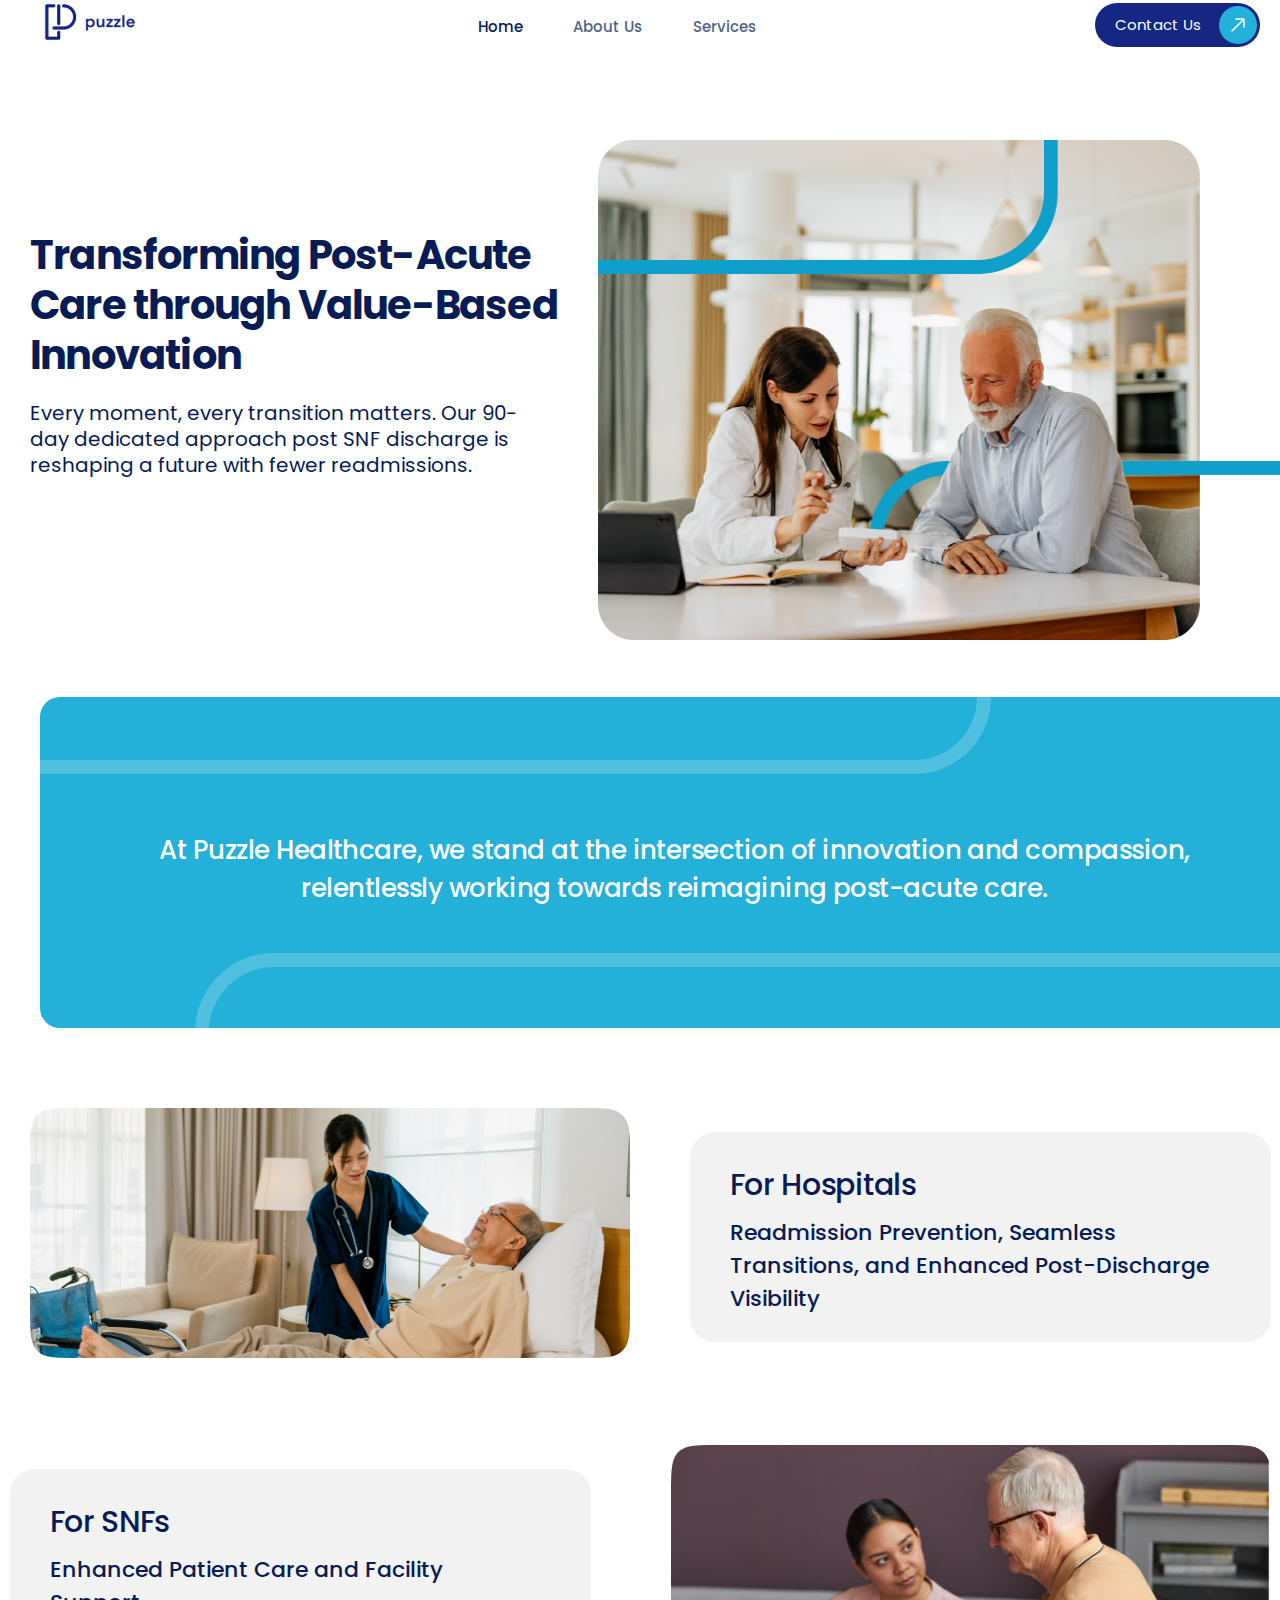
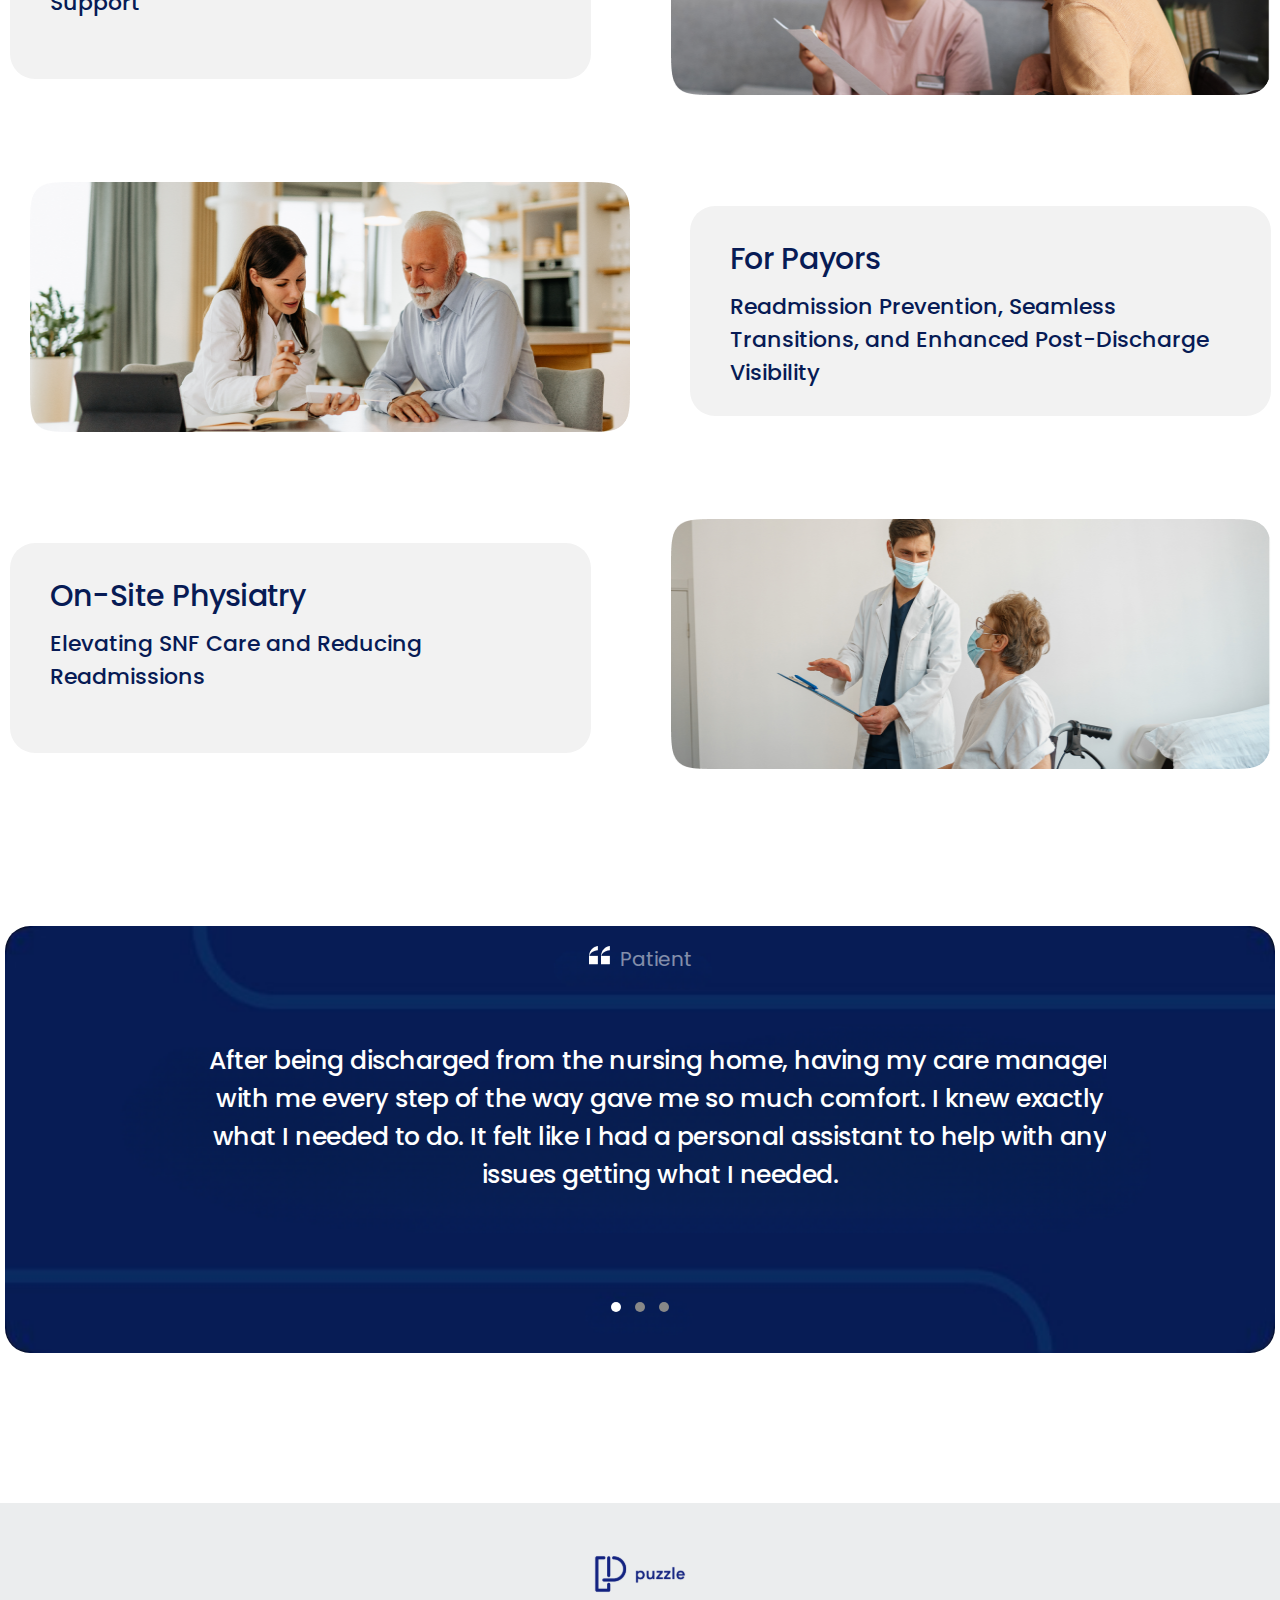
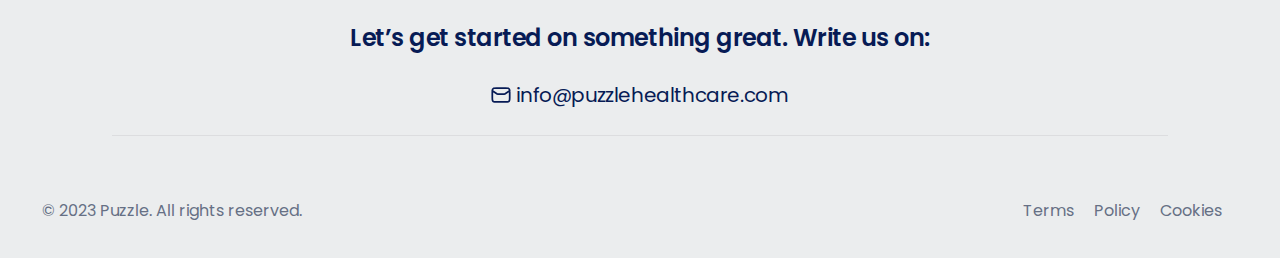
<file: index.html>
<!DOCTYPE html>
<html lang="en">
  <head>
    <meta charset="UTF-8" />
    <meta name="viewport" content="width=device-width, initial-scale=1.0" />
    <link
      rel="shortcut icon"
      href="./assets/navbar/logo.svg"
      type="image/x-icon"
    />
    <title>Puzzle</title>
    <!-- css -->
    <link rel="stylesheet" href="./Css/Navbar.css" />
    <link rel="stylesheet" href="./Css/Footer.css" />
    <link rel="stylesheet" href="./Css/Home.css" />
    <!-- bootstrap -->
    <link
      href="https://cdn.jsdelivr.net/npm/bootstrap@5.0.2/dist/css/bootstrap.min.css"
      rel="stylesheet"
      integrity="sha384-EVSTQN3/azprG1Anm3QDgpJLIm9Nao0Yz1ztcQTwFspd3yD65VohhpuuCOmLASjC"
      crossorigin="anonymous"
    />

    <!-- google font -->
    <link rel="preconnect" href="https://fonts.googleapis.com" />
    <link rel="preconnect" href="https://fonts.gstatic.com" crossorigin />
    <link
      href="https://fonts.googleapis.com/css2?family=Inter:wght@400;600;700&family=Poppins:ital,wght@0,400;0,500;0,600;1,700&display=swap"
      rel="stylesheet"
    />
  </head>
  <body class="container-fluid">
    <!-- Navbar -->

    <header>
      <div class="nav">
        <input type="checkbox" id="nav-check" />
        <div class="nav-header">
          <div class="nav-title">
            <img src="./assets/navbar/logo.svg" alt="logo" />
          </div>
        </div>
        <div class="nav-btn">
          <label for="nav-check">
            <svg
              xmlns="http://www.w3.org/2000/svg"
              width="24"
              height="24"
              viewBox="0 0 24 24"
              fill="#071B55"
            >
              <path
                d="M3 12H21M3 6H21M9 18H21"
                stroke="#122280"
                stroke-width="2"
                stroke-linecap="round"
                stroke-linejoin="round"
              />
            </svg>
          </label>
        </div>

        <div class="nav-links" id="nav-link">
          <li id="home-page">
            <a href="./home.html" class="link-btn"
              >Home

              <svg
                class="active-svg"
                id="home"
                xmlns="http://www.w3.org/2000/svg"
                width="10"
                height="10"
                viewBox="0 0 10 10"
                fill="none"
              >
                <circle cx="5" cy="5" r="5" fill="#23B1D9" />
              </svg>
            </a>
          </li>

          <li id="about-page">
            <a href="./about.html" class="link-btn">
              About Us
              <svg
                style="margin-left: 10px"
                class="active-svg"
                id="about"
                xmlns="http://www.w3.org/2000/svg"
                width="10"
                height="10"
                viewBox="0 0 10 10"
                fill="none"
              >
                <circle cx="5" cy="5" r="5" fill="#23B1D9" />
              </svg>
            </a>
          </li>
          <li id="services-page">
            <a href="services.html" class="link-btn"
              >Services

              <svg
                class="active-svg"
                id="services"
                xmlns="http://www.w3.org/2000/svg"
                width="10"
                height="10"
                viewBox="0 0 10 10"
                fill="none"
              >
                <circle cx="5" cy="5" r="5" fill="#23B1D9" />
              </svg>
            </a>
          </li>
        </div>
        <div class="nav-contact-btn">
          <div class="contact-btn">
            <span class="contact-text"> Contact Us</span>
            <span class="IconContainer">
              <svg
                xmlns="http://www.w3.org/2000/svg"
                width="24"
                height="24"
                viewBox="0 0 24 24"
                fill="none"
              >
                <path
                  d="M6 18L18 6M18 6H10M18 6V14"
                  stroke="white"
                  stroke-width="1.5"
                  stroke-linecap="round"
                  stroke-linejoin="round"
                />
              </svg>
            </span>
          </div>
        </div>
      </div>
    </header>
    <!-- main section -->
    <!-- banner -->
    <section class="banner-section container-fluid">
      <div class="banner-text">
        <h1>Transforming Post-Acute Care through Value-Based Innovation</h1>
        <p>
          Every moment, every transition matters. Our 90-day dedicated approach
          post SNF discharge is reshaping a future with fewer readmissions.
        </p>
      </div>
      <div class="banner-img container-fluid">
        <img src="./assets/home/banner.png" alt="banner-img" />
      </div>
    </section>
    <section class="after-banner">
      <img src="./assets/home/after-banner1.png" alt="bg-image" />
      <p>
        At Puzzle Healthcare, we stand at the intersection of innovation and
        compassion, relentlessly working towards reimagining post-acute care.
      </p>
      <img class="img-2" src="./assets/home/after-banner2.png" alt="bg-image" />
    </section>

    <!-- after banner for phone -->
    <section class="after-banner-phone container-fluid">
      <img class="img-1" src="./assets/home/af-banner-ph1.png" alt="bg-image" />
      <p>
        At Puzzle Healthcare, we stand at the intersection of innovation and
        compassion, relentlessly working towards reimagining post-acute care.
      </p>
      <img class="img-2" src="./assets/home/af-banner-ph2.png" alt="bg-image" />
    </section>
    <!-- hospital section -->

    <section class="same-container container-fluid">
      <div class="same-container-img">
        <img src="./assets/home/for-hospital.png" alt="image" />
      </div>
      <div class="same-container-text">
        <h1>For Hospitals</h1>
        <p>
          Readmission Prevention, Seamless Transitions, and Enhanced
          Post-Discharge Visibility
        </p>
      </div>
    </section>
    <!-- For SNF -->

    <section class="same-container odd-container container-fluid">
      <div class="same-container-text">
        <h1>For SNFs</h1>
        <p>Enhanced Patient Care and Facility Support</p>
      </div>
      <div class="odd-container-img">
        <img src="./assets/home/snf.png" alt="image" />
      </div>
    </section>
    <!-- phone -->
    <section class="same-container even-container container-fluid">
      <div>
        <img src="./assets/home/snf.png" alt="image" />
      </div>
      <div class="same-container-text">
        <h1>For SNFs</h1>
        <p>Enhanced Patient Care and Facility Support</p>
      </div>
    </section>
    <!-- payors -->
    <section class="same-container container-fluid">
      <div>
        <img src="./assets/home/for-payors.png" alt="image" />
      </div>
      <div class="same-container-text">
        <h1>For Payors</h1>
        <p>
          Readmission Prevention, Seamless Transitions, and Enhanced
          Post-Discharge Visibility
        </p>
      </div>
    </section>

    <!--physiatry  -->
    <section class="same-container odd-container container-fluid">
      <div class="same-container-text">
        <h1>On-Site Physiatry</h1>
        <p>Elevating SNF Care and Reducing Readmissions</p>
      </div>
      <div>
        <img src="./assets/home/physiatry.png" alt="image" />
      </div>
    </section>
    <!-- phone -->
    <section class="same-container even-container container-fluid">
      <div>
        <img src="./assets/home/physiatry.png" alt="image" />
      </div>
      <div class="same-container-text">
        <h1>On-Site Physiatry</h1>
        <p>Elevating SNF Care and Reducing Readmissions</p>
      </div>
    </section>
    <!--before footer for patient -->
    <section class="before-footer">
      <div class="for-patient">
        <img src="./assets/home/comma.png" alt="logo-svg" />
        <p>Patient</p>
      </div>

      <div class="before-footer-text">
        <div class="slider-container">
          <div class="slider">
            <div class="slide">
              <p>
                After being discharged from the nursing home, having my care
                manager with me every step of the way gave me so much comfort. I
                knew exactly what I needed to do. It felt like I had a personal
                assistant to help with any issues getting what I needed.
              </p>
            </div>
            <div class="slide">
              <p>
                Being discharged from the nursing home, having my care manager
                with me every step of the way gave me so much comfort. I knew
                exactly what I needed to do. It felt like I had a personal
                assistant to help with any issues getting what I needed.
              </p>
            </div>
            <div class="slide">
              <p>
                Before being discharged from the nursing home, having my care
                manager with me every step of the way gave me so much comfort. I
                knew exactly what I needed to do. It felt like I had a personal
                assistant to help with any issues getting what I needed.
              </p>
            </div>
          </div>
        </div>
        <div class="pagination">
          <span class="dot active"></span>
          <span class="dot"></span>
          <span class="dot"></span>
        </div>
      </div>
    </section>

    <!-- phone -->
    <section
      class="before-footer-phone"
      style="
        background-image: url('./assets/footer/bg.png');
        background-position: center;
        background-repeat: no-repeat;
        background-size: cover;
      "
    >
      <div class="before-footer-text">
        <div class="slider-container">
          <div class="slider">
            <div class="slide">
              <p>
                After being discharged from the nursing home, having my care
                manager with me every step of the way gave me so much comfort. I
                knew exactly what I needed to do. It felt like I had a personal
                assistant to help with any issues getting what I needed.
              </p>
            </div>
            <div class="slide">
              <p>
                Being discharged from the nursing home, having my care manager
                with me every step of the way gave me so much comfort. I knew
                exactly what I needed to do. It felt like I had a personal
                assistant to help with any issues getting what I needed.
              </p>
            </div>
            <div class="slide">
              <p>
                Before being discharged from the nursing home, having my care
                manager with me every step of the way gave me so much comfort. I
                knew exactly what I needed to do. It felt like I had a personal
                assistant to help with any issues getting what I needed.
              </p>
            </div>
          </div>
        </div>
        <div class="pagination">
          <span class="dot active"></span>
          <span class="dot"></span>
          <span class="dot"></span>
        </div>
      </div>
    </section>
    <!-- footer -->

    <footer>
      <div class="footer-content">
        <img src="./assets/navbar/logo.svg" alt="logo-svg" />

        <p class="footer-paragraph">
          Let’s get started on something great. Write us on:
        </p>
        <p class="email">
          <svg
            xmlns="http://www.w3.org/2000/svg"
            width="23"
            height="18"
            viewBox="0 0 23 18"
            fill="none"
          >
            <path
              d="M1.5 4L6.69384 7.46256C6.99349 7.66232 7.14331 7.7622 7.3054 7.83296C7.44927 7.89577 7.60003 7.94142 7.75458 7.96896C7.92869 8 8.10876 8 8.46888 8H14.5311C14.8912 8 15.0713 8 15.2454 7.96896C15.4 7.94142 15.5507 7.89577 15.6946 7.83296C15.8567 7.76221 16.0065 7.66232 16.3062 7.46256L21.5 4M6.3 17H16.7C18.3802 17 19.2202 17 19.862 16.673C20.4265 16.3854 20.8854 15.9265 21.173 15.362C21.5 14.7202 21.5 13.8802 21.5 12.2V5.8C21.5 4.11984 21.5 3.27976 21.173 2.63803C20.8854 2.07354 20.4265 1.6146 19.862 1.32698C19.2202 1 18.3802 1 16.7 1H6.3C4.61984 1 3.77976 1 3.13803 1.32698C2.57354 1.6146 2.1146 2.07354 1.82698 2.63803C1.5 3.27976 1.5 4.11984 1.5 5.8V12.2C1.5 13.8802 1.5 14.7202 1.82698 15.362C2.1146 15.9265 2.57354 16.3854 3.13803 16.673C3.77976 17 4.61984 17 6.3 17Z"
              stroke="#071B55"
              stroke-width="2"
              stroke-linecap="round"
              stroke-linejoin="round"
            />
          </svg>
          info@puzzlehealthcare.com
        </p>

        <div class="footer-line"></div>
      </div>
      <div class="last-footer">
        <p class="copy-right-text">© 2023 Puzzle. All rights reserved.</p>

        <div class="terms-text">
          <a href="">Terms</a>
          <a href="">Policy</a>
          <a href="">Cookies</a>
        </div>
      </div>
    </footer>

    <!-- js -->
    <script src="./JS/navbar.js"></script>

    <!-- bootstrap -->
    <script
      src="https://cdn.jsdelivr.net/npm/bootstrap@5.0.2/dist/js/bootstrap.bundle.min.js"
      integrity="sha384-MrcW6ZMFYlzcLA8Nl+NtUVF0sA7MsXsP1UyJoMp4YLEuNSfAP+JcXn/tWtIaxVXM"
      crossorigin="anonymous"
    ></script>
  </body>
</html>
</file>
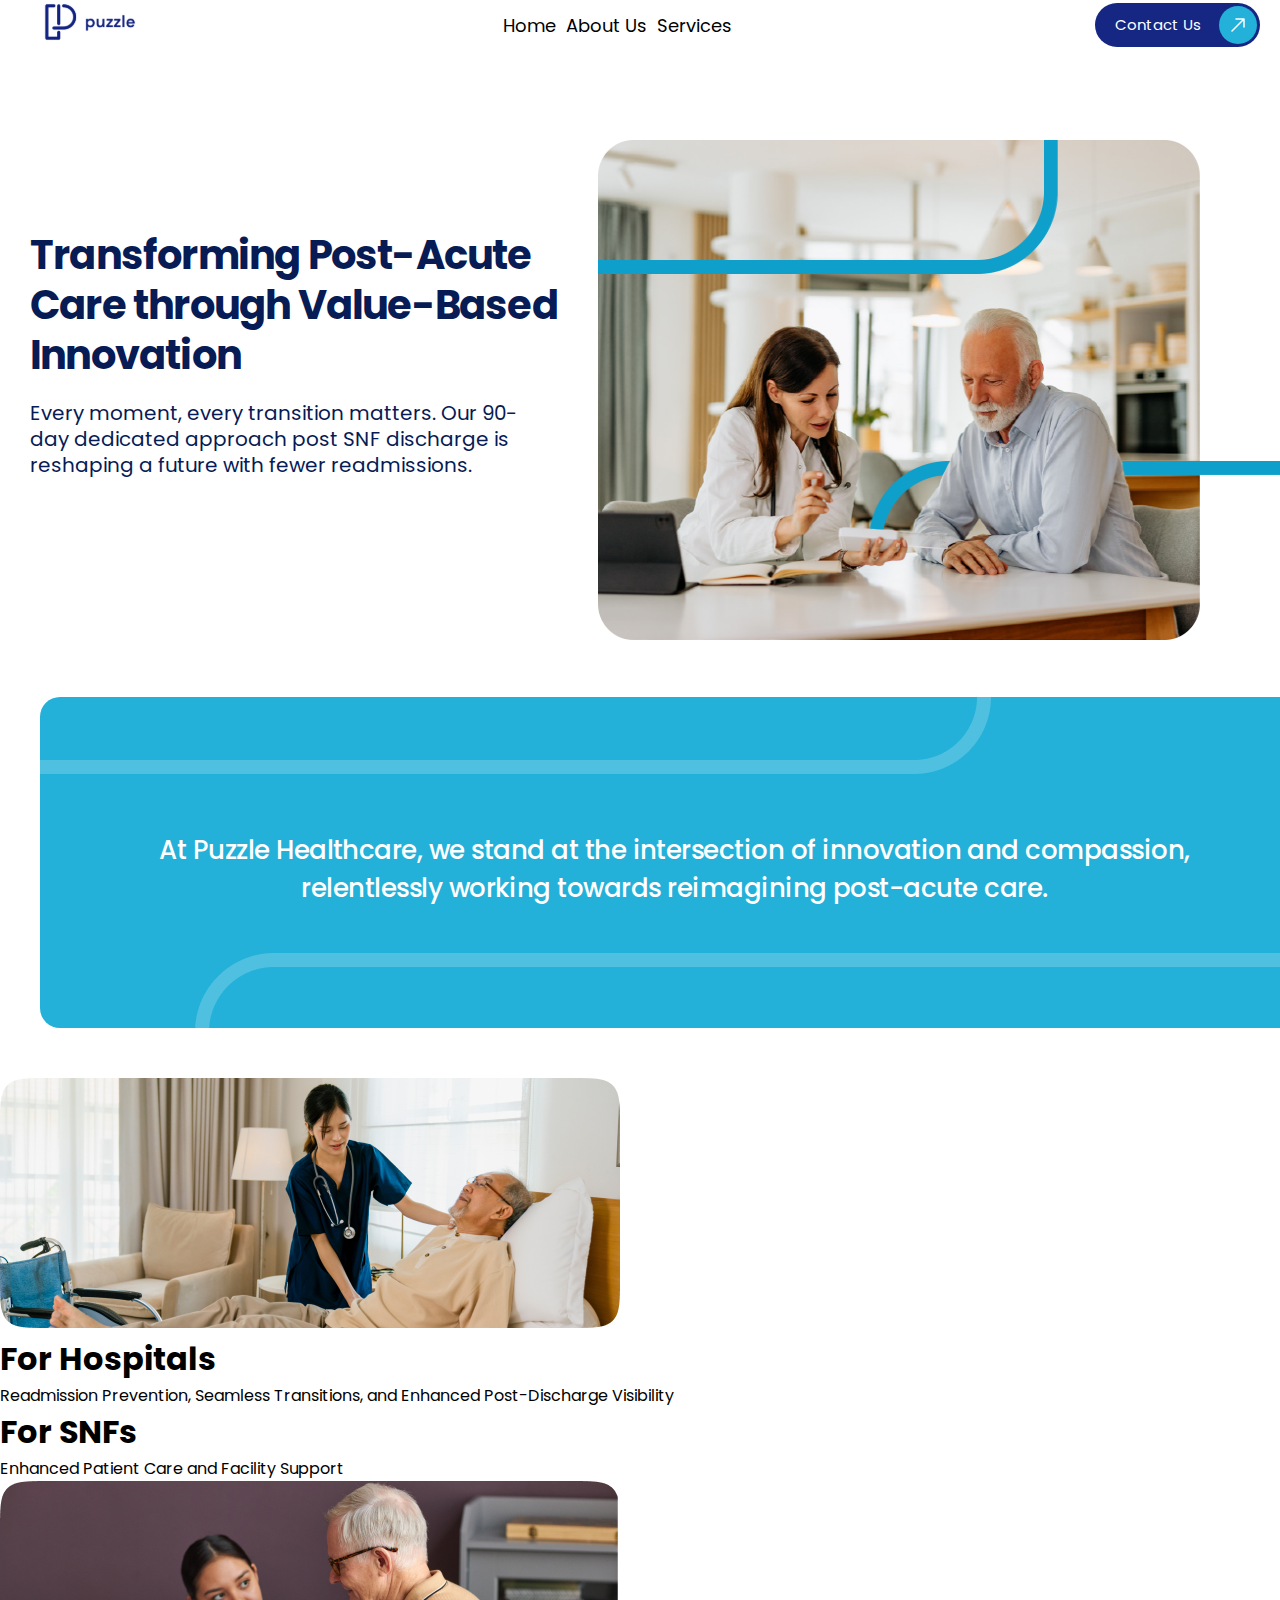
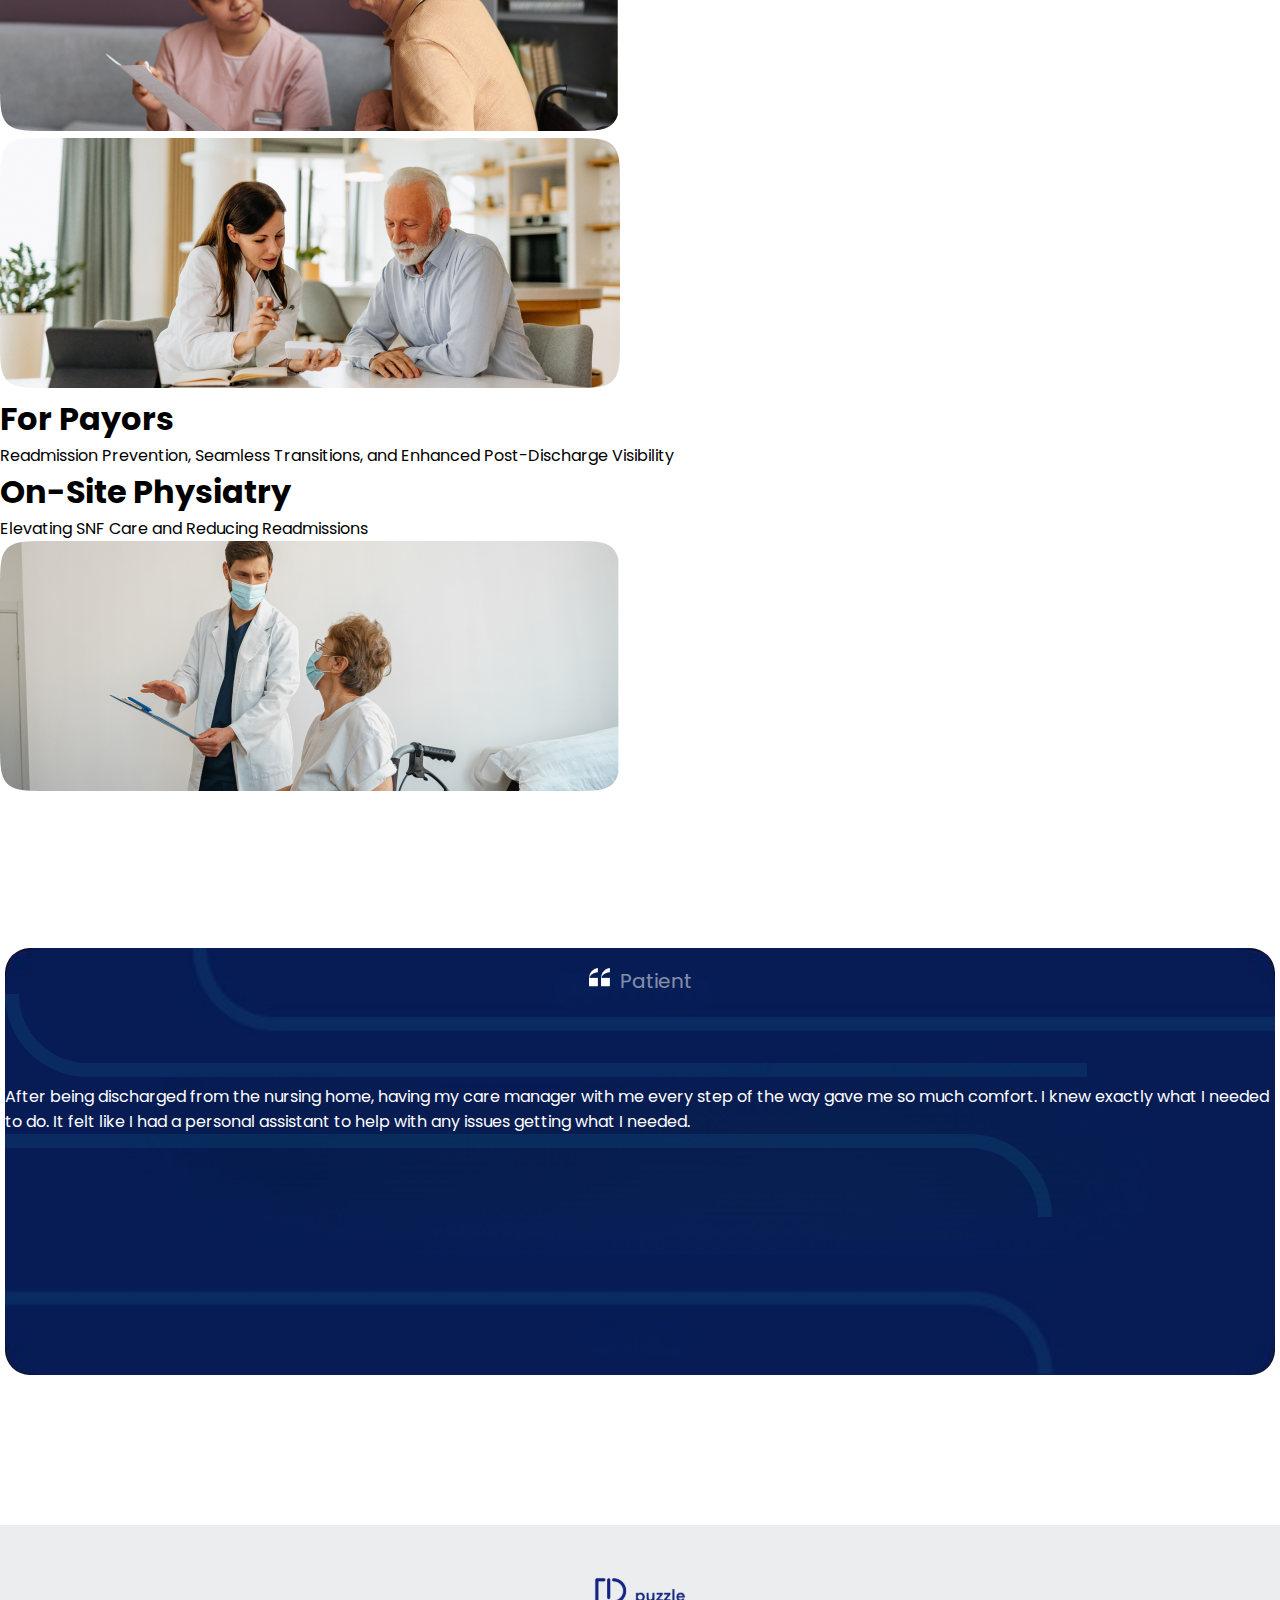
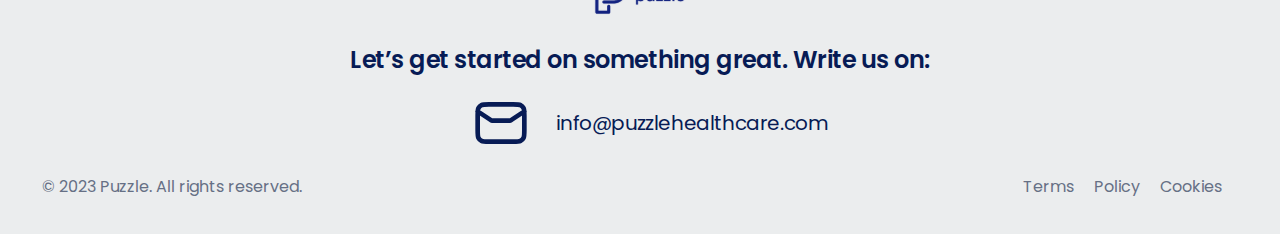
<file: home.html>
<!DOCTYPE html>
<html lang="en">
  <head>
    <meta charset="UTF-8" />
    <meta name="viewport" content="width=device-width, initial-scale=1.0" />
    <title>Puzzle</title>
    <!-- css -->
    <link rel="stylesheet" href="./Css/Navbar.css" />
    <link rel="stylesheet" href="./Css/Footer.css" />
    <link rel="stylesheet" href="./Css/Home.css" />

    <!-- google font -->
    <link rel="preconnect" href="https://fonts.googleapis.com" />
    <link rel="preconnect" href="https://fonts.gstatic.com" crossorigin />
    <link
      href="https://fonts.googleapis.com/css2?family=Inter:wght@400;600;700&family=Poppins:ital,wght@0,400;0,500;0,600;1,700&display=swap"
      rel="stylesheet"
    />
  </head>
  <body id="home">
    <!-- Navbar -->

    <header>
      <div class="nav">
        <input type="checkbox" id="nav-check" />
        <div class="nav-header">
          <div class="nav-title">
            <img src="./assets/navbar/logo.svg" alt="logo" />
          </div>
        </div>
        <div class="nav-btn">
          <label for="nav-check">
            <img src="./assets/navbar/navbar.svg" alt="menu-logo" />
          </label>
        </div>

        <div class="nav-links" id="nav-link">
          <a class="link-btn active">Home</a>
          <a class="link-btn ">About Us</a>
          <a class="link-btn">Services</a>
        </div>
       <div class="nav-contact-btn">
         <div class="contact-btn">
          <span class="contact-text"> Contact Us</span>
          <span class="IconContainer">
            <img src="./assets/navbar/arrow-narrow-up-right.svg" alt="logo" />
          </span>
        </div>
       </div>
      </div>
    </header>
    <!-- main section -->
    <!-- banner -->
    <section class="banner-section">
      <div class="banner-text">
        <h1>Transforming Post-Acute Care through Value-Based Innovation</h1>
        <p>
          Every moment, every transition matters. Our 90-day dedicated approach
          post SNF discharge is reshaping a future with fewer readmissions.
        </p>
      </div>
      <div class="banner-img">
        <img src="./assets/home/banner.png" alt="banner-img" />
      </div>
    </section>
    <section class="after-banner">
      <img src="./assets/home/after-banner1.png" alt="bg-image" />
      <p>
        At Puzzle Healthcare, we stand at the intersection of innovation and
        compassion, relentlessly working towards reimagining post-acute care.
      </p>
      <img class="img-2" src="./assets/home/after-banner2.png" alt="bg-image" />
    </section>
    <!-- hospital section -->

    <section class="container">
      <div class="container-img">
        <img src="./assets/home/for-hospital.png" alt="image" />
      </div>
      <div class="container-text">
        <h1>For Hospitals</h1>
        <p>
          Readmission Prevention, Seamless Transitions, and Enhanced
          Post-Discharge Visibility
        </p>
      </div>
    </section>
    <!-- For SNF -->
    <section class="container">
      <div class="container-text">
        <h1>For SNFs</h1>
        <p>Enhanced Patient Care and Facility Support</p>
      </div>
      <div class="container-img">
        <img src="./assets/home/snf.png" alt="image" />
      </div>
    </section>
    <!-- payors -->
    <section class="container">
      <div class="container-img">
        <img src="./assets/home/for-payors.png" alt="image" />
      </div>
      <div class="container-text">
        <h1>For Payors </h1>
        <p>
          Readmission Prevention, Seamless Transitions, and Enhanced
          Post-Discharge Visibility
        </p>
      </div>
    </section>

    <!--physiatry  -->
    <section class="container">
      <div class="container-text">
        <h1>On-Site Physiatry</h1>
        <p>Elevating SNF Care and Reducing Readmissions</p>
      </div>
      <div class="container-img">
        <img src="./assets/home/physiatry.png" alt="image" />
      </div>
    </section>
    <!-- for patient -->
    <section class="before-footer">
      <div class="for-patient">
        <img src="./assets/home/comma.png" alt="logo-svg" />
        <p>Patient</p>
      </div>
      <img
        class="bg-img1"
        src="./assets/home/patient-line1.png"
        alt="bg-image"
      />
      <p class="before-footer-text">
        After being discharged from the nursing home, having my care manager
        with me every step of the way gave me so much comfort. I knew exactly
        what I needed to do. It felt like I had a personal assistant to help
        with any issues getting what I needed.
      </p>
      <img
        class="bg-img2"
        src="./assets/home/patient-line2.png"
        alt="bg-image"
      />
      <!-- <p class="dot">...</p> -->
    </section>
    <!-- footer -->

    <footer>
      <div class="footer-content">
        <img src="./assets/navbar/logo.svg" alt="logo-svg" />

        <p class="footer-paragraph">
          Let’s get started on something great. Write us on:
        </p>
        <p class="email">
          <img src="./assets/footer/text.svg" alt="email-logo" />
          info@puzzlehealthcare.com
        </p>
      </div>
      <div class="last-footer">
        <p class="copy-right-text">© 2023 Puzzle. All rights reserved.</p>

        <div class="terms-text">
          <a href="">Terms</a>
          <a href="">Policy</a>
          <a href="">Cookies</a>
        </div>
      </div>
    </footer>

    <!-- js -->
    <script src="./JS/navbar.js"></script>
  </body>
</html>
</file>
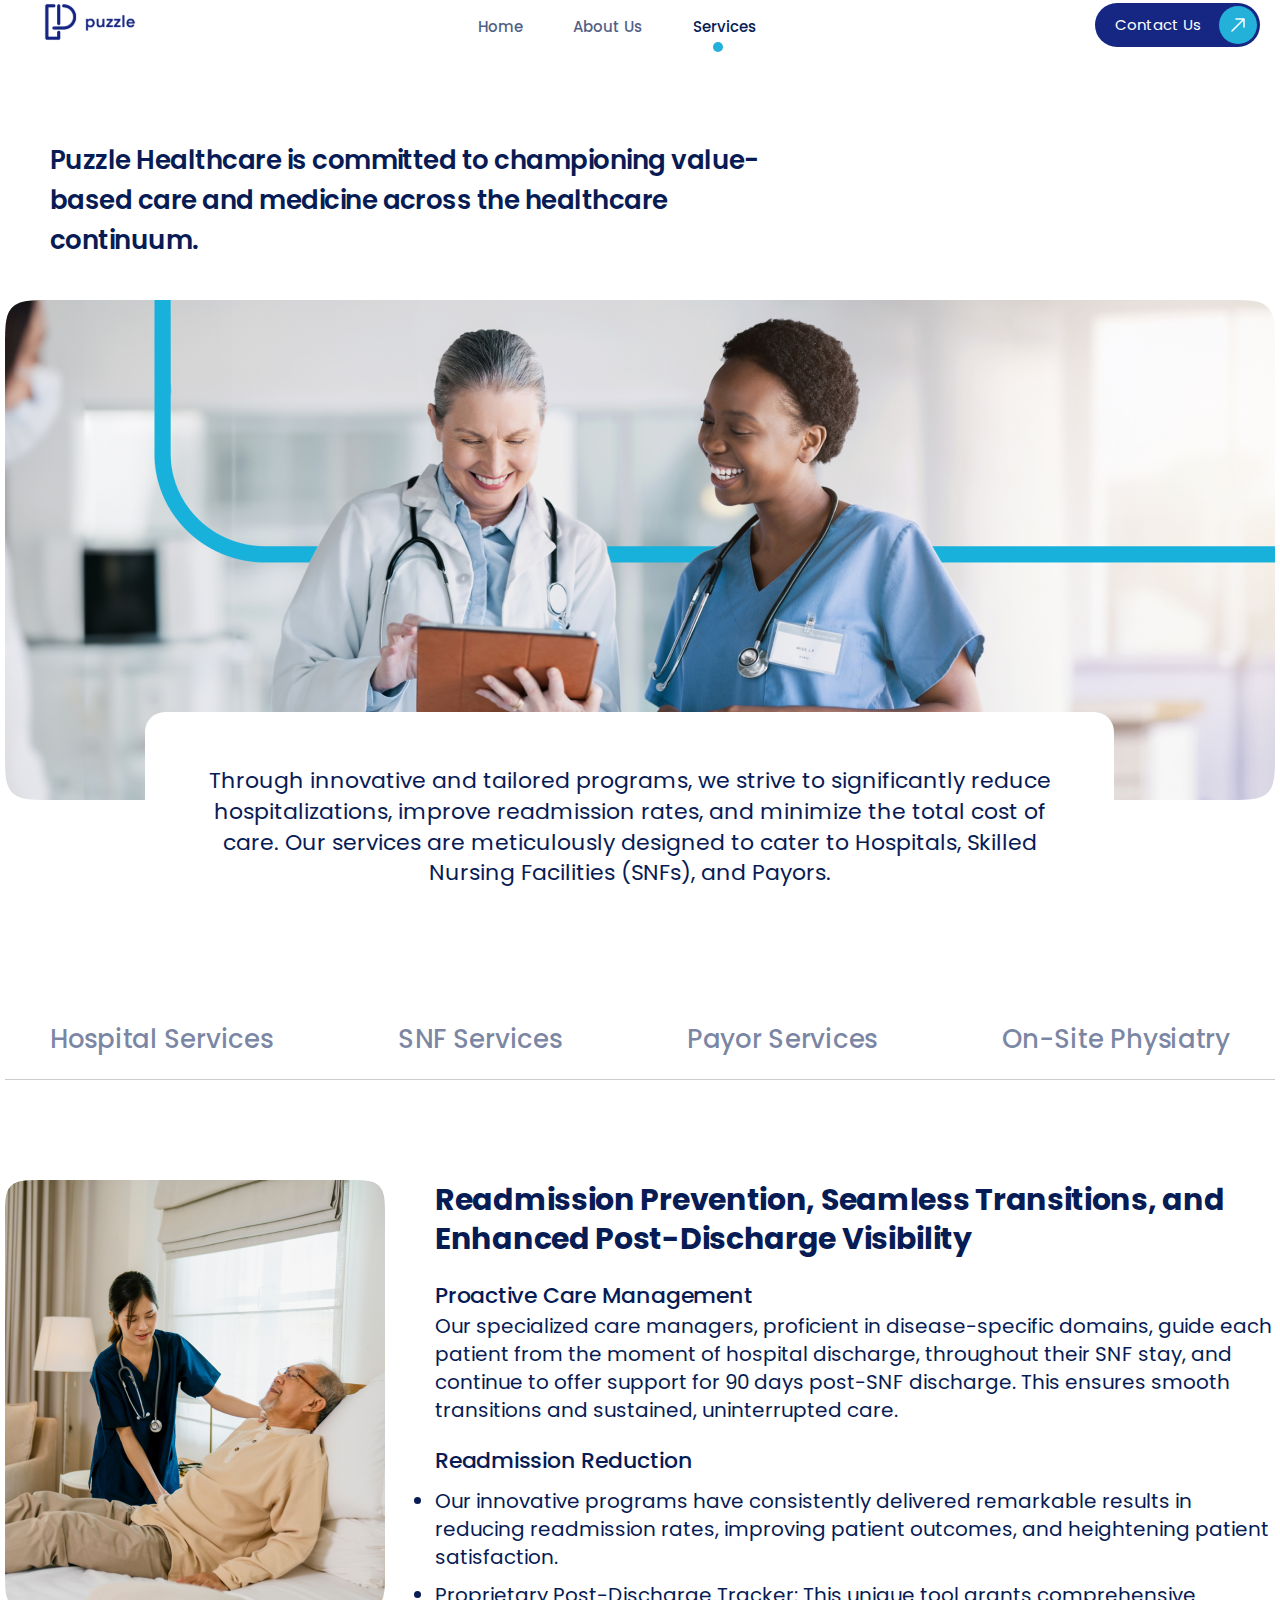
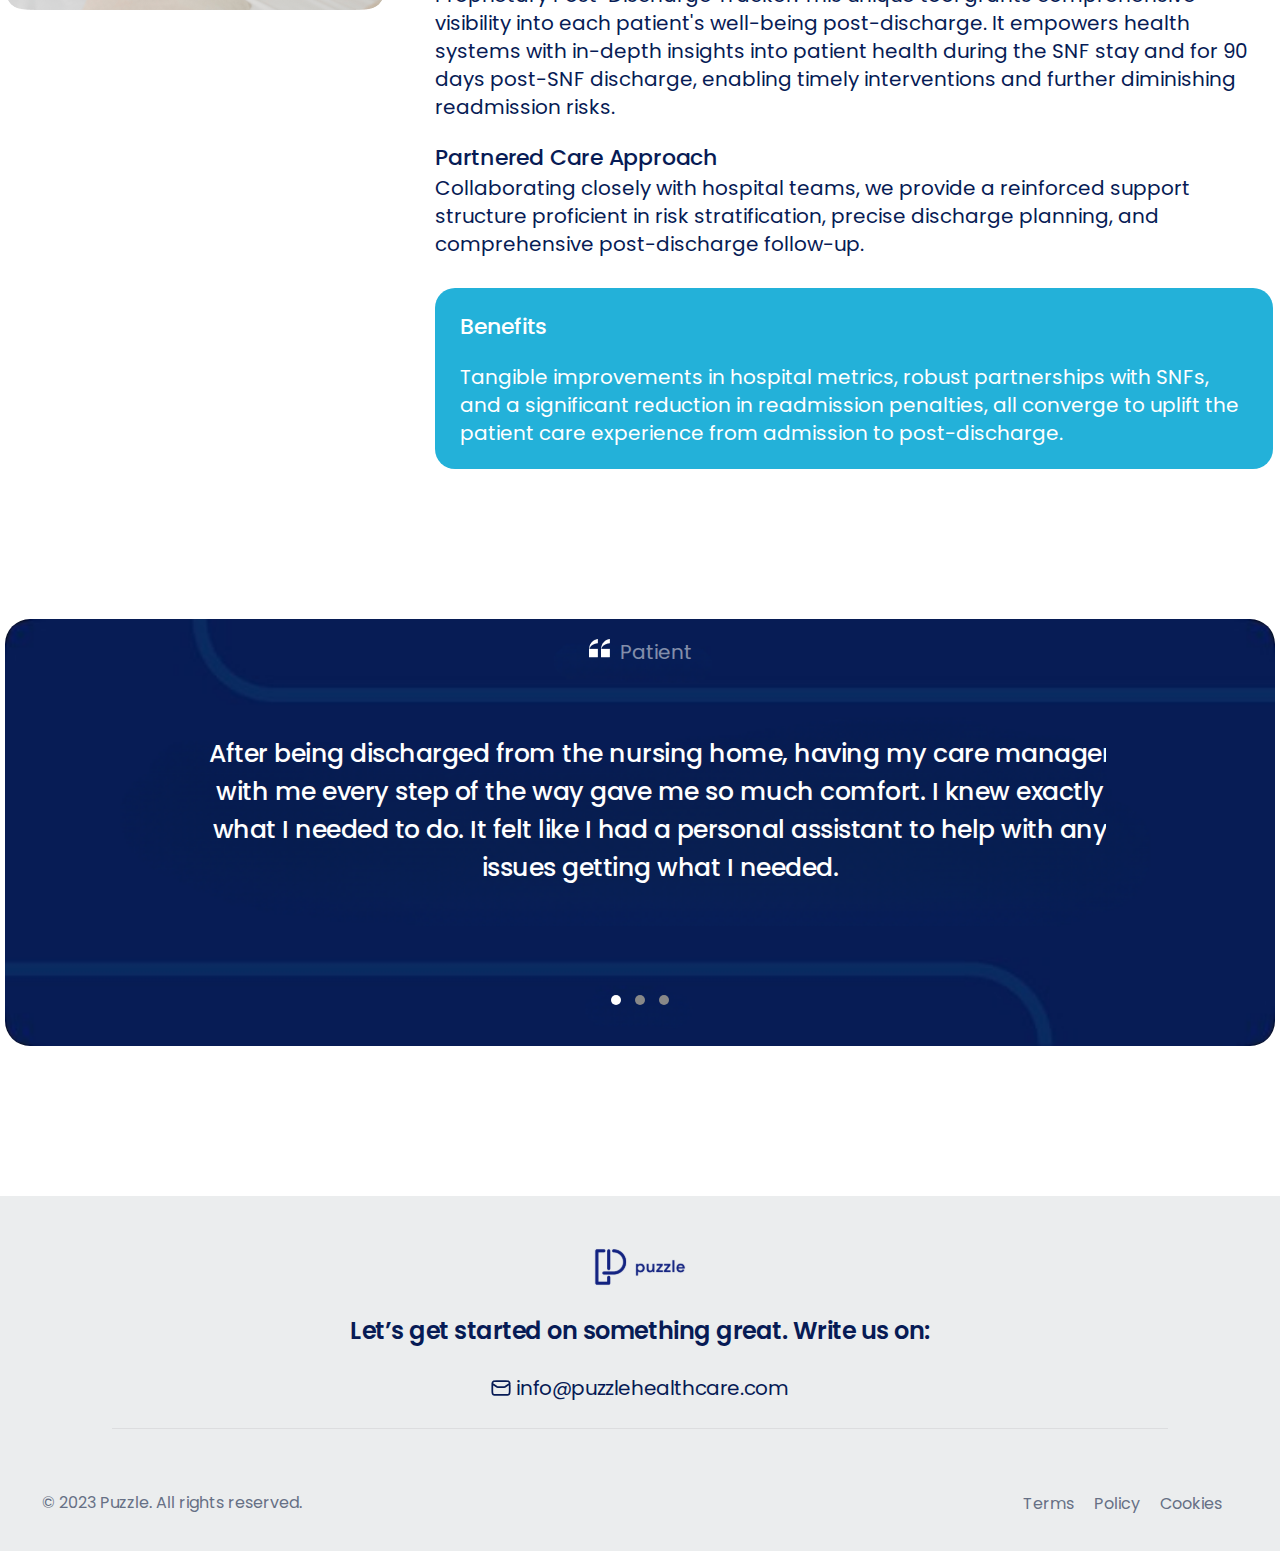
<file: services.html>
<!DOCTYPE html>
<html lang="en">
  <head>
    <meta charset="UTF-8" />
    <meta name="viewport" content="width=device-width, initial-scale=1.0" />
    <title>Puzzle</title>
    <!-- css -->
    <link rel="stylesheet" href="./Css/Navbar.css" />
    <link rel="stylesheet" href="./Css/Footer.css" />
    <!-- <link rel="stylesheet" href="./Css/About.css" /> -->
    <link rel="stylesheet" href="./Css/Home.css" />
    <link rel="stylesheet" href="./Css/Services.css" />

    <!-- bootstrap -->
    <link
      href="https://cdn.jsdelivr.net/npm/bootstrap@5.0.2/dist/css/bootstrap.min.css"
      rel="stylesheet"
      integrity="sha384-EVSTQN3/azprG1Anm3QDgpJLIm9Nao0Yz1ztcQTwFspd3yD65VohhpuuCOmLASjC"
      crossorigin="anonymous"
    />

    <!-- google font -->
    <link rel="preconnect" href="https://fonts.googleapis.com" />
    <link rel="preconnect" href="https://fonts.gstatic.com" crossorigin />
    <link
      href="https://fonts.googleapis.com/css2?family=Inter:wght@400;600;700&family=Poppins:ital,wght@0,400;0,500;0,600;1,700&display=swap"
      rel="stylesheet"
    />
  </head>
  <body>
    <header>
      <div class="nav">
        <input type="checkbox" id="nav-check" />
        <div class="nav-header">
          <div class="nav-title">
            <img src="./assets/navbar/logo.svg" alt="logo" />
          </div>
        </div>
        <div class="nav-btn">
          <label for="nav-check">
            <svg
              xmlns="http://www.w3.org/2000/svg"
              width="24"
              height="24"
              viewBox="0 0 24 24"
              fill="#071B55"
            >
              <path
                d="M3 12H21M3 6H21M9 18H21"
                stroke="#122280"
                stroke-width="2"
                stroke-linecap="round"
                stroke-linejoin="round"
              />
            </svg>
          </label>
        </div>

        <div class="nav-links" id="nav-link">
          <li id="home-page">
            <a href="./home.html" class="link-btn active"
              >Home

              <svg
                class="active-svg"
                id="home"
                xmlns="http://www.w3.org/2000/svg"
                width="10"
                height="10"
                viewBox="0 0 10 10"
                fill="none"
              >
                <circle cx="5" cy="5" r="5" fill="#23B1D9" />
              </svg>
            </a>
          </li>

          <li id="about-page">
            <a href="./about.html" class="link-btn active">
              About Us
              <svg
                style="margin-left: 10px"
                class="active-svg"
                id="about"
                xmlns="http://www.w3.org/2000/svg"
                width="10"
                height="10"
                viewBox="0 0 10 10"
                fill="none"
              >
                <circle cx="5" cy="5" r="5" fill="#23B1D9" />
              </svg>
            </a>
          </li>
          <li id="services-page">
            <a href="services.html" class="link-btn"
              >Services

              <svg
                class="active-svg"
                id="services"
                xmlns="http://www.w3.org/2000/svg"
                width="10"
                height="10"
                viewBox="0 0 10 10"
                fill="none"
              >
                <circle cx="5" cy="5" r="5" fill="#23B1D9" />
              </svg>
            </a>
          </li>
        </div>
        <div class="nav-contact-btn">
          <div class="contact-btn">
            <span class="contact-text"> Contact Us</span>
            <span class="IconContainer">
              <svg
                xmlns="http://www.w3.org/2000/svg"
                width="24"
                height="24"
                viewBox="0 0 24 24"
                fill="none"
              >
                <path
                  d="M6 18L18 6M18 6H10M18 6V14"
                  stroke="white"
                  stroke-width="1.5"
                  stroke-linecap="round"
                  stroke-linejoin="round"
                />
              </svg>
            </span>
          </div>
        </div>
      </div>
    </header>

    <!-- about Banner section -->

    <section class="services-container">
      <h1>
        Puzzle Healthcare is committed to championing value-based care and
        medicine across the healthcare continuum.
      </h1>

      <div class="services-content">
        <img src="./assets/services/img5.png" alt="banner-img" />
        <div class="services-text-content">
          <p>
            Through innovative and tailored programs, we strive to significantly
            reduce hospitalizations, improve readmission rates, and minimize the
            total cost of care. Our services are meticulously designed to cater
            to Hospitals, Skilled Nursing Facilities (SNFs), and Payors.
          </p>
        </div>
      </div>
    </section>
    <!-- main contain -->
    <!-- hospital -->
    <section class="router-desktop">
      <!-- heading -->
      <nav class="navbar">
        <ul>
          <li><a href="#/hospital">Hospital Services</a></li>
          <li><a href="#/snf">SNF Services</a></li>
          <li><a href="#/payor">Payor Services</a></li>
          <li><a href="#/physiatry">On-Site Physiatry</a></li>
        </ul>
      </nav>
      <div class="nav-border"></div>
      <div id="content">
        <!-- Content will be loaded here -->
      </div>
      <div id="hospital" class="hospital-container">
        <div>
          <img src="./assets/services/img4.png" alt="services-img" />
        </div>
        <div class="hospital-content">
          <h1>
            Readmission Prevention, Seamless Transitions, and Enhanced
            Post-Discharge Visibility
          </h1>
          <p class="content-header">Proactive Care Management</p>
          <p class="content-pera">
            Our specialized care managers, proficient in disease-specific
            domains, guide each patient from the moment of hospital discharge,
            throughout their SNF stay, and continue to offer support for 90 days
            post-SNF discharge. This ensures smooth transitions and sustained,
            uninterrupted care.
          </p>
          <p class="content-header">Readmission Reduction</p>

          <nav>
            <ul>
              <li>
                Our innovative programs have consistently delivered remarkable
                results in reducing readmission rates, improving patient
                outcomes, and heightening patient satisfaction.
              </li>
              <li>
                Proprietary Post-Discharge Tracker: This unique tool grants
                comprehensive visibility into each patient's well-being
                post-discharge. It empowers health systems with in-depth
                insights into patient health during the SNF stay and for 90 days
                post-SNF discharge, enabling timely interventions and further
                diminishing readmission risks.
              </li>
            </ul>
          </nav>
          <p class="content-header">Partnered Care Approach</p>
          <p class="content-pera">
            Collaborating closely with hospital teams, we provide a reinforced
            support structure proficient in risk stratification, precise
            discharge planning, and comprehensive post-discharge follow-up.
          </p>

          <div class="benefits">
            <p class="benefits-header">Benefits</p>
            <p class="benefits-pera">
              Tangible improvements in hospital metrics, robust partnerships
              with SNFs, and a significant reduction in readmission penalties,
              all converge to uplift the patient care experience from admission
              to post-discharge.
            </p>
          </div>
        </div>
      </div>
    </section>
    <!-- snf -->
    <section class="router-desktop">
      <div id="snf" class="hospital-container">
        <div>
          <img src="./assets/services/img2.png" alt="services-img" />
        </div>
        <div class="hospital-content">
          <h1>Enhanced Patient Care and Facility Support</h1>
          <p class="content-header">Integrated Care Management</p>
          <p class="content-pera">
            Through detailed care strategies, instant HIPAA-secure messaging,
            and a collaborative team framework, we quickly pinpoint and address
            patient needs to minimize readmissions and curb exacerbations.
          </p>
          <p class="content-header">On-Site Support</p>
          <p class="content-pera">
            With on-site physiatry providers, we facilitate pain management,
            therapy progress, and coordinate effectively with the post-discharge
            care teams.
          </p>

          <p class="content-header">Facility Enhancement</p>
          <p class="content-pera">
            Active participation in Medicare meetings, support in length of stay
            management, and driving accuracy in risk stratification.
          </p>

          <div class="benefits">
            <p class="benefits-header">Benefits</p>
            <p class="benefits-pera">
              With Puzzle, SNFs will experience improved patient care,
              streamlined admission processes, and enhanced facility metrics.
            </p>
          </div>
        </div>
      </div>
    </section>
    <!-- payor -->
    <section class="router-desktop">
      <div id="payor" class="hospital-container">
        <div>
          <img src="./assets/services/img1.png" alt="services-img" />
        </div>
        <div class="hospital-content">
          <h1>Value-Based Care That’s Cost-Efficient</h1>
          <p class="content-header">Total Cost Reduction</p>
          <p class="content-pera">
            Our proactive and coordinated approach not only improves patient
            outcomes but also efficiently reduces the overall cost of care.
          </p>
          <p class="content-header">Risk-Adjusted Care</p>
          <p class="content-pera">
            Through meticulous risk stratification and readmission diversion
            strategies, we ensure that the care provided is cost-effective and
            value-driven.
          </p>

          <p class="content-header">Collaborative Partnerships</p>
          <p class="content-pera">
            We foster collaborative efforts with urgent cares, medical centers,
            and outpatient providers to enhance the care network's efficiency
            and effectiveness.
          </p>

          <div class="benefits">
            <p class="benefits-header">Benefits</p>
            <p class="benefits-pera">
              Invest in care that is value-based and outcome-focused, ensuring
              that patients receive the best care without the financial strain.
            </p>
          </div>
        </div>
      </div>
    </section>
    <!-- physiatry -->
    <section class="router-desktop">
      <div id="physiatry" class="hospital-container">
        <div>
          <img src="./assets/services/img3.png" alt="services-img" />
        </div>
        <div class="hospital-content">
          <h1>Elevating SNF Care and Reducing Readmissions</h1>
          <p class="content-header">Proactive Care Management</p>
          <p class="content-pera">
            Our specialized on-site physiatry providers not only enhance patient
            care but play a pivotal role in actively reducing readmissions and
            hospitalizations in SNFs. With their rigorous assessments, active
            participation in key SNF meetings, and holistic approach to patient
            care, our physiatrists are instrumental in reducing readmissions and
            adding immeasurable value to the SNF care process. At Puzzle
            Healthcare, we believe in the power of expertise combined with
            proactive care to transform the post-acute care landscape. Here's a
            closer look at the multifaceted approach our physiatry team employs:
          </p>
          <p class="content-header">In-depth Assessments</p>

          <nav>
            <ul>
              <li>
                Disease-specific Evaluations: Utilizing specialized assessments
                tailored to individual diseases, our physiatrists identify early
                signs of potential exacerbations, allowing for proactive
                interventions.
              </li>
              <li>
                Risk Stratification: By analyzing patient data, they
                meticulously determine the risk factors that could lead to
                readmissions, and devise strategies to mitigate these risks.
              </li>
            </ul>
          </nav>
          <p class="content-header">Active Participation in SNF Meetings</p>

          <nav>
            <ul>
              <li>
                SNF Readmission Meetings: Our physiatrists bring their insights
                to these meetings, highlighting potential high-risk patients and
                suggesting targeted interventions. Their clinical expertise is
                pivotal in shaping decisions that preemptively address risks.
              </li>
              <li>
                Medicare Meetings: Engaging in these meetings ensures that the
                care provided aligns with quality standards and protocols. Their
                input aids in refining care processes, ensuring that they're
                effective in preventing readmissions.
              </li>
            </ul>
          </nav>
          <p class="content-header">Comprehensive Pain Management</p>
          <p class="content-pera">
            Address and manage pain effectively, reducing one of the primary
            triggers for readmission. Techniques, including trigger point
            injections, are employed to manage pain at its source.
          </p>
          <p class="content-header">Guided Therapy Protocols</p>
          <p class="content-pera">
            Direct collaboration with therapy teams aids in crafting
            individualized rehabilitation pathways, ensuring patients progress
            optimally, reducing setbacks and potential hospitalizations.
          </p>
          <p class="content-header">Early Intervention and Care Continuity</p>

          <nav>
            <ul>
              <li>
                The physiatry team's ability to swiftly pinpoint and address
                potential complications minimizes the need for hospital
                transfers.
              </li>
              <li>
                Their seamless coordination with post-discharge care teams
                ensures continuity and consistency in patient care, reducing
                post-discharge issues.
              </li>
            </ul>
          </nav>
          <p class="content-header">Educational Initiatives</p>
          <p class="content-pera">
            By equipping patients and families with knowledge about conditions,
            treatments, and self-management, our physiatrists reduce the risk of
            complications and readmissions.
          </p>

          <p class="content-header">Addressing Social and Medical Risks</p>

          <nav>
            <ul>
              <li>
                Beyond medical care, they identify social determinants or
                factors that might lead to readmission, ensuring a holistic
                approach to patient well-being.risk mitigation.
              </li>
              <li>
                Their strategies, such as length of stay management, add value
                by optimizing each patient's SNF stay duration, balancing care
                needs with
              </li>
            </ul>
          </nav>
        </div>
      </div>
    </section>

    <!--before footer for patient -->
    <section class="before-footer">
      <div class="for-patient">
        <img src="./assets/home/comma.png" alt="logo-svg" />
        <p>Patient</p>
      </div>

      <div class="before-footer-text">
        <div class="slider-container">
          <div class="slider">
            <div class="slide">
              <p>
                After being discharged from the nursing home, having my care
                manager with me every step of the way gave me so much comfort. I
                knew exactly what I needed to do. It felt like I had a personal
                assistant to help with any issues getting what I needed.
              </p>
            </div>
            <div class="slide">
              <p>
                Being discharged from the nursing home, having my care manager
                with me every step of the way gave me so much comfort. I knew
                exactly what I needed to do. It felt like I had a personal
                assistant to help with any issues getting what I needed.
              </p>
            </div>
            <div class="slide">
              <p>
                Before being discharged from the nursing home, having my care
                manager with me every step of the way gave me so much comfort. I
                knew exactly what I needed to do. It felt like I had a personal
                assistant to help with any issues getting what I needed.
              </p>
            </div>
          </div>
        </div>
        <div class="pagination">
          <span class="dot active"></span>
          <span class="dot"></span>
          <span class="dot"></span>
        </div>
      </div>
    </section>

    <!-- phone -->
    <section
      class="before-footer-phone"
      style="
        background-image: url('./assets/footer/bg.png');
        background-position: center;
        background-repeat: no-repeat;
        background-size: cover;
      "
    >
      <div class="before-footer-text">
        <div class="slider-container">
          <div class="slider">
            <div class="slide">
              <p>
                After being discharged from the nursing home, having my care
                manager with me every step of the way gave me so much comfort. I
                knew exactly what I needed to do. It felt like I had a personal
                assistant to help with any issues getting what I needed.
              </p>
            </div>
            <div class="slide">
              <p>
                Being discharged from the nursing home, having my care manager
                with me every step of the way gave me so much comfort. I knew
                exactly what I needed to do. It felt like I had a personal
                assistant to help with any issues getting what I needed.
              </p>
            </div>
            <div class="slide">
              <p>
                Before being discharged from the nursing home, having my care
                manager with me every step of the way gave me so much comfort. I
                knew exactly what I needed to do. It felt like I had a personal
                assistant to help with any issues getting what I needed.
              </p>
            </div>
          </div>
        </div>
        <div class="pagination">
          <span class="dot active"></span>
          <span class="dot"></span>
          <span class="dot"></span>
        </div>
      </div>
    </section>
    <!-- footer -->

    <footer>
      <div class="footer-content">
        <img src="./assets/navbar/logo.svg" alt="logo-svg" />

        <p class="footer-paragraph">
          Let’s get started on something great. Write us on:
        </p>
        <p class="email">
          <svg
            xmlns="http://www.w3.org/2000/svg"
            width="23"
            height="18"
            viewBox="0 0 23 18"
            fill="none"
          >
            <path
              d="M1.5 4L6.69384 7.46256C6.99349 7.66232 7.14331 7.7622 7.3054 7.83296C7.44927 7.89577 7.60003 7.94142 7.75458 7.96896C7.92869 8 8.10876 8 8.46888 8H14.5311C14.8912 8 15.0713 8 15.2454 7.96896C15.4 7.94142 15.5507 7.89577 15.6946 7.83296C15.8567 7.76221 16.0065 7.66232 16.3062 7.46256L21.5 4M6.3 17H16.7C18.3802 17 19.2202 17 19.862 16.673C20.4265 16.3854 20.8854 15.9265 21.173 15.362C21.5 14.7202 21.5 13.8802 21.5 12.2V5.8C21.5 4.11984 21.5 3.27976 21.173 2.63803C20.8854 2.07354 20.4265 1.6146 19.862 1.32698C19.2202 1 18.3802 1 16.7 1H6.3C4.61984 1 3.77976 1 3.13803 1.32698C2.57354 1.6146 2.1146 2.07354 1.82698 2.63803C1.5 3.27976 1.5 4.11984 1.5 5.8V12.2C1.5 13.8802 1.5 14.7202 1.82698 15.362C2.1146 15.9265 2.57354 16.3854 3.13803 16.673C3.77976 17 4.61984 17 6.3 17Z"
              stroke="#071B55"
              stroke-width="2"
              stroke-linecap="round"
              stroke-linejoin="round"
            />
          </svg>
          info@puzzlehealthcare.com
        </p>

        <div class="footer-line"></div>
      </div>
      <div class="last-footer">
        <p class="copy-right-text">© 2023 Puzzle. All rights reserved.</p>

        <div class="terms-text">
          <a href="">Terms</a>
          <a href="">Policy</a>
          <a href="">Cookies</a>
        </div>
      </div>
    </footer>
    <!-- boot -->
    <script
      src="https://cdn.jsdelivr.net/npm/bootstrap@5.0.2/dist/js/bootstrap.bundle.min.js"
      integrity="sha384-MrcW6ZMFYlzcLA8Nl+NtUVF0sA7MsXsP1UyJoMp4YLEuNSfAP+JcXn/tWtIaxVXM"
      crossorigin="anonymous"
    ></script>

    <script src="./JS/services.js"></script>
    <!-- <script src="./JS/navbar.js"></script> -->
  </body>
</html>
</file>
<file: Css/Navbar.css>
.nav {
    height: 50px;
    width: 100%;
    border-radius: 30px;
    background: #FFF;
    display: flex;
    justify-content: space-between;
    align-items: center;
    position: relative;
    padding:  20px 20px;
}

.nav-header{
cursor: pointer;
padding-left: 20px;
}

.nav>.nav-header>.nav-title {
    display: inline-block;
    /* padding: 10px ; */
    width: 100px;
    height: 42px;
    flex-shrink: 0;
    cursor: pointer;
    
}

.nav>.nav-btn {
    display: none;
}

.nav>.nav-links {
    
    display: flex;
    cursor: pointer;
    justify-content: center;
    align-items: center;
    gap: 10px;
    font-size: 18px;
    border-radius: 22px;
}

.nav>.nav-links>li {
        display: inline-block;
        text-decoration: none;
        list-style: none;
        padding: 6px 20px;
        
}
.nav>.nav-links>li>a{
text-decoration: none;
color: #071B55;
font-family: 'Poppins';
    color: #071B55;
    opacity: 0.7;
    font-size: 15px;
    font-style: normal;
    font-weight: 500;
    line-height: 130%;

}
.link-btn{
    position: relative;
}
.active-svg.active{
    display: block;
}
.active-svg{
    position: absolute;
    bottom: -15px;
    left: 20px;
    display: none;
}
.nav>.nav-links>li>a:hover, .nav>.nav-links>li>a.active  {
    color: #071B55;
    opacity: 100%;
    
    
}


.nav>#nav-check {
    display: none;
}

.contact-btn {

    width: 165px;
    height: 44px;
    flex-shrink: 0;
    border-radius: 22px;
    background: #152783;
    border: none;
    display: flex;
    align-items: center;
    justify-content: center;
    cursor: pointer;
    transition-duration: .3s;
    overflow: hidden;
    padding: 0 5px;
    position: relative;
}

.IconContainer {
    width: 38px;
    height: 38px;
    flex-shrink: 0;
    border-radius: 22px;
    background: #23B1D9;
    display: flex;
    align-items: center;
    justify-content: center;
    overflow: hidden;
    z-index: 2;
    transition-duration: .3s;
    position: absolute;
    right: 3px;
}



.contact-text {
    color: #FFF;
    font-family: 'Poppins', sans-serif;
    font-size: 15px;
    font-style: normal;
    font-weight: 400;
    line-height: 130%;
    position: absolute;
    left: 20px;

}



@media (max-width:570px) {
    .nav{
        padding-top: 20px;
    }
    .nav-header {
        padding-top: 5px;
    }
    .nav-title img{
        width: 83.333px;
            height: 35px;
            flex-shrink: 0;
    } 
    .nav>.nav-btn {
        display: inline-block;
        position: absolute;
        right: 0px;
        top: 0px;
        cursor: pointer;
        padding-top: 10px;
    }

    .nav>.nav-btn>label svg{
        display: inline-block;
        width: 50px;
        height: 50px;
        padding: 13px;
        cursor: pointer;
        
    }

   
        .nav>.nav-btn svg{
            
            width: 24px;
            height: 24px;
            flex-shrink: 0;
            cursor: pointer;
            padding: 10px;
        }

 

    .nav>.nav-links {
       
        position: absolute;
        display: grid;
        width: 100%;
        background-color: #fff;
        color: #071B55;
        text-align: center;
        height: 0px;
        transition: all 0.3s ease-in;
        overflow-y: hidden;
        top: 70px;
        left: 0px; 
        
    }

    .nav>.nav-links>a {
        display: block;
        width: 150px;
        margin: 0 auto;
    }

   

    .nav>#nav-check:checked~.nav-links {
        height: calc(100vh - 60vh);
        overflow-y: auto;
    }

        .nav-contact-btn{
            display: none;
        }
     .active {
          color: #071B55;
           opacity: 100%;
        }
}
</file>
<file: Css/Footer.css>
footer{
    width: 100%;
    flex-shrink: 0;
    background: #EBEDEE;
    position: relative;
}
footer img{
    width: 100px;
    height: 42px;
}
.footer-content{
       color: #071B55;
       display: flex;
        flex-direction: column;
        align-items: center;
        gap: 25px;
        align-self: stretch;
        padding: 50px  112px 10px 112px;
}
.footer-paragraph{
   
        text-align: center;
        align-self: stretch;
        font-family: 'Poppins',sans-serif;
        font-size: 24px;
        font-style: normal;
        font-weight: 600;
        line-height: normal;
        letter-spacing: -0.48px;
}
.email{
   
    display: flex;
    justify-content: center;
    align-items: center;
    gap: 5px;
    font-family: 'Poppins',sans-serif;
    font-size: 20px;
    font-style: normal;
    font-weight: 400;
    line-height: 30px;
    letter-spacing: -0.4px;
}
.email svg{
    width: 20px;
    height: 16px;
    stroke-width: 2px;
    stroke: #071B55;
}
.footer-line{
        display: flex;
        padding-top: 32px;
        align-items: center;
        gap: 32px;
        align-self: stretch;
        border-top: 1px solid #DCDDDF;
}
.last-footer{
    display: flex;
    justify-content: space-between;
    align-items: center;
    padding: 0 42px;
    padding-bottom: 35px;
    padding-top: 20px;
   
}
.copy-right-text{
        color: var(--gray-500, #667085);
        font-family: 'Poppins',sans-serif;
        font-size: 16px;
        font-style: normal;
        font-weight: 400;
        line-height: 24px;
       
        
}
.terms-text a{
    color: var(--gray-500, #667085);
        font-size: 16px;
        font-style: normal;
        font-weight: 400;
        line-height: 24px;
        text-decoration: none;
        padding-right: 16px;
}

@media (max-width:570px) { 
    footer{
        height: 100%;
    }
    .footer-content{
        padding: 32px 20px;
    }
    .footer-paragraph{
            width: 350px;
            margin: 0 auto;
            font-size: 20px;
            font-style: normal;
            font-weight: 600;
            line-height: normal;
            letter-spacing: -0.4px;
    }
    .email{
        font-size: 16px;
            font-style: normal;
            font-weight: 400;
            line-height: 30px;
            /* 187.5% */
            letter-spacing: -0.32px;
    }
.last-footer{
        flex-direction: column;
        justify-content: center;
        padding: 30px 30px;
        align-self: stretch;
        text-align: center;
        font-size: 16px;
        font-style: normal;
        font-weight: 400;
        line-height: 24px;
        margin: 0 auto;
        padding-top: 0px;
       
}
}
</file>
<file: Css/Home.css>
*{
     box-sizing: border-box;
        margin: 0;
        padding: 0;
    }
    body{
        font-family: 'Poppins', sans-serif;
    }

    /* banner section */

.banner-section{
    display: flex;
    justify-content: space-between;
    align-items: start;
    border-radius: 30px;
    background: #FFF;
    padding-top: 90px;
    gap: 20px;
   
}
.banner-text{
    padding-left: 30px;
    padding-top: 90px;
}
.banner-text h1{
    width: 548px;
    /* padding: 20px; */
    color: #071B55;
    font-family: 'Poppins', sans-serif;
    font-size: 40px;
    font-style: normal;
    font-weight: 700;
    line-height: 50px;
    letter-spacing: -0.8px;
}
.banner-text p{
    width: 504px;
    color: #071B55;
    font-family: 'Poppins', sans-serif;
    font-size: 20px;
    font-style: normal;
    font-weight: 400;
    line-height: 130%;
    padding-top: 20px;
        
}

.banner-img img{
    width: 690px;
    margin: 0 auto;
    padding: 0px;
    height: 500px;
    flex-shrink: 0;
}
/* after banner content */
.after-banner{
width: 1269px;
height: 331px;
flex-shrink: 0;
border-radius: 20px;
background: #23B1D9;
margin:50px 40px;
}
.after-banner p{
    width: 1047px;
    height: 72px;
    flex-shrink: 0;
    color: #FFF;
        text-align: center;
         font-family: 'Poppins', sans-serif;
        font-size: 26px;
        font-style: normal;
        font-weight: 500;
        line-height: 38px;
        margin:  50px auto;
        letter-spacing: -0.52px;
        position: relative;
}
.after-banner .img-2{
    position: absolute;
    right: 0;
}
.after-banner-phone{
    display: none;
}
/* same-container section */
.same-container{
display: flex;
justify-content: center;
gap: 60px;
align-items: center;
margin: 80px 0px;

}
.same-container img{
    width: 620px;
    height: 250px;
    flex-shrink: 0;
    border-radius: 25px;
    padding-left:20px ;
}
.same-container-text{
    width: 581px;
    height: 210px;
    flex-shrink: 0;
    border-radius: 25px;
    background: #F2F2F2;
    padding: 30px 40px;
}

.same-container h1{
    color: #071B55;
        font-family: 'Poppins', sans-serif;
        font-size: 30px;
        font-style: normal;
        font-weight: 500;
        line-height: normal;
        letter-spacing: -0.3px;
       
}
.same-container p{
        width: 506px;
        color: #071B55;
         font-family: 'Poppins', sans-serif;
        font-size: 22px;
        font-style: normal;
        font-weight: 500;
        line-height: 150%;
        margin-top: 8px;
}
.odd-container p{
    width: 462px;
}
.even-container{
    display: none;
}
.even-container img{
        width: 620px;
        height: 250px;
        flex-shrink: 0;
        border-radius: 25px;
        padding-left: 20px;
}
  .before-footer {
      width: 1270px;
      height: 427px;
      flex-shrink: 0;
      margin: 150px auto;
      border-radius: 25px;
      background: url('../assets/footer/before-footer-bg.png');
      background-repeat: no-repeat;
      background-size: cover;
      background-position: center;
      color: #FFF;
      
  }
  .for-patient{
    display: flex;
    justify-content: center;
    align-items: start;
    gap: 10px;
    color: #FFF;
    padding-top: 20px;
    
  
  }
  .for-patient p{
    opacity: 0.5;
    font-family: 'Poppins', sans-serif;
    font-size: 20px;
    font-style: normal;
    font-weight: 400;
    line-height: 130%;
  }
.before-footer-text p{
        width: 932px;
        color: #FFF;
        text-align: center;
        font-family: 'Poppins', sans-serif;
        font-size: 25px;
        font-style: normal;
        font-weight: 500;
        line-height: normal;
        letter-spacing: -0.5px;
        margin: 50px auto;
}
  
  
/* slider */

 .slider-container {
     width: 932px;
     margin: 0px auto;
     overflow: hidden;
 }

 .slider {
     display: flex;
     transition: transform 1s;
    
 }

 .slide {
    background: transparent;
     width: 930px;
     padding: 20px;
     color: white;
     text-align: center;
  
 }

 .pagination {
    width: 100px;
    text-align: center;
    margin: 30px auto;
 }

 .dot {
   
     width: 10px;
     height: 10px;
     background-color: #888;
     border-radius: 50%;
     display: inline-block;
     margin: 0 5px;
     cursor: pointer;
 }

 .dot.active {
     background-color: #fff;
 }
.before-footer-phone{
    display: none;
}








  /* phone */
@media screen and (max-width:570px) {
    /* banner */
   
    .banner-section{
        padding-top: 30px;
        display: flex;
        flex-direction: column;
        text-align: start;
        margin: 0 auto;
        
    }
    .banner-img{
        margin: 50px auto;
        display: flex;
        justify-content: center;
    }
    .banner-img img{
        margin: 10px auto;
        width: 350px;
        height: 318px;
        flex-shrink: 0;
    }
    .banner-text{
        padding: 30px 2px 0 2px;
    }
    .banner-text h1{
            width: 350px;
            font-size: 28px;
            font-style: normal;
            font-weight: 700;
            line-height: 40px;
            width: 340px;
            letter-spacing: -0.6px;
    }
    .banner-text p{
            width: 340px;
            font-size: 18px;
            font-style: normal;
            font-weight: 400;
            line-height: 130%;
            
    }
    /* after banner */
        .after-banner {
          display: none;
        }
    .after-banner-phone{
        display: block;
        background: #23B1D9;
        width: 100%;
        position: relative;
        border-radius: 15px;
        margin:  80px 0;
        height: 380px;
    }
    .after-banner-phone p{
            width: 320px;
            color: #FFF;
            text-align: center;
            font-family: 'Poppins', sans-serif;
            font-size: 22px;
            font-style: normal;
            font-weight: 500;
            line-height: 32px;
            letter-spacing: -0.44px;
            padding: 85px 20px;
           
    }
    .after-banner-phone .img-1{
position: absolute;
left: 0;
    }
    .after-banner-phone .img-2{
        position: absolute;
        right: 0;
        bottom: 0px;
        width: 90%;
    }
       
        /* same-container */
        .same-container{
            display: grid;
            gap: 20px;
            margin: 50px auto;
            padding:  0 20px;
        }
        .same-container img{
            width: 350px;
            margin: 10px auto;
            padding: 5px;
        }
        .same-container-text{
            width: 350px;
            margin: 0 auto;
            padding: 22px 20px;
            flex-shrink: 0;
           
        }

        .same-container h1{
            margin: 0;
            font-size: 24px;
            padding-left: 20px;
            font-style: normal;
            font-weight: 500;
            line-height: normal;
            letter-spacing: -0.24px;
        }
        .same-container p{
            padding-left:20px;
            width: 320px;
            font-size: 18px;
            font-style: normal;
            font-weight: 500;
            line-height: 150%;
        }
        .even-container{
           display: block;
           margin: 20px auto;
          
        }
        .odd-container{
            display: none;
            margin: 20px auto;
            padding-left: 0;

        }
        .odd-container-img img{
            padding: 10px;
        }
        

  .before-footer{
    display: none;
    width: 100%;
    height: 100%;
  }

  .before-footer-phone{
    display: block;
    width: 100%;
    height: 560px;
    margin: 50px 0;
    border-radius: 10px;
  }
  .before-footer-text p{
    width: 325px;
    color: #FFF;
        text-align: center;
         font-family: 'Poppins', sans-serif;
        font-size: 20px;
        font-style: normal;
        font-weight: 500;
        line-height: 32px;
        padding:50px 10px;
        letter-spacing: -0.4px;
  }
.slider-container{
width: 350px;
overflow: hidden;
}
.slide{
width: 340px;
/* overflow: hidden; */
}
 .pagination {
     width: 100px;
     text-align: center;
     margin: -10px auto;
 }
 
}
</file>
<file: Css/About.css>
.about-container h1{
    width: 790px;
    color: #071B55;
    font-family: Poppins;
    font-size: 26px;
    font-style: normal;
    font-weight: 600;
    line-height: 40px;
    margin-top: 90px ;
    margin-bottom: 60px;
    padding-left: 50px;
    letter-spacing: -0.52px;
}
.about-content {
        width: 1265px;
        margin: 0px auto;
        height: 498px;
        flex-shrink: 0;
        position: relative;
}

.text-content{
    width: 969px;
    height: 284px;
    flex-shrink: 0;
    border-radius: 20px;
    background: #FFF;
    padding: 54px 40px;
    position: absolute;
    bottom: -170px;
    left: 140px;
    z-index: 20;

    
}
.text-content p{
    width: 861px;
    margin: 0 auto;
    color: #071B55;
    text-align: center;
    font-family: Poppins;
    font-size: 22px;
    font-style: normal;
    font-weight: 400;
    line-height: 140%;
    
       
}

/* same container */
.about-same-container{
    margin-top: 30px;
    display: flex;
    justify-content: space-between;
    align-items: center;
    padding-left: 50px;
    padding-right: 50px;
}
.about-same-container img ,.vision-content img{
        width: 600px;
        height: 550px;
        flex-shrink: 0;
}
.about-same-container h1,
.vision-content h1{
    width: 511px;
    color: #071B55;
        font-family: Poppins;
        font-size: 30px;
        font-style: normal;
        font-weight: 500;
        line-height: normal;
        letter-spacing: -0.3px;
        margin-bottom: 20px;
}
.about-same-container p,
.vision-content p{
    width: 511px;
    color: #071B55;
    font-family: Poppins;
    font-size: 20px;
    font-style: normal;
    font-weight: 400;
    line-height: 150%;
    /* 30px */
}

.vision-content {
        margin-top: 30px;
        display: flex;
        justify-content: space-between;
        align-items: center;
        padding-left: 50px;
        padding-right: 50px;
}



@media screen and (max-width:570px){
    .about-container h1 {
            width: 340px;
            color: #071B55;
            font-family: Poppins;
            font-size: 24px;
                font-style: normal;
                font-weight: 600;
                line-height: 35px;
                margin-top: 72px;
                margin-bottom: 46px;
                padding-left: 20px;
                letter-spacing: -0.48px;
        }
   .about-content {
    width: 360px;
    margin: 0px auto;
    flex-shrink: 0;
    position: relative;
   }
   .about-content img{
    width: 370px;
    height: 244px;
    flex-shrink: 0;
    margin: 0px auto;
    position: relative;
   }

   .text-content {
     
       width: 320px;
       height: 318px;
       flex-shrink: 0;
       padding: 54px 8px;
       position: absolute;
       bottom: -40px;
       left: 30px;
       z-index: 90;
   }

   .text-content p {
       width: 300px;
       margin: 0 auto;
        font-size: 16px;
        font-style: normal;
        font-weight: 400;
        line-height: 140%;
        /* 22.4px */


   }


   /* same container */
   .about-same-container  {
       margin-top: 50px;
       display: flex;
       flex-direction: column-reverse;
       padding-left: 10px;
       padding-right: 10px;
   }
 .vision-content{
    margin-top: 30px;
    display: flex;
    flex-direction: column;
    padding-left: 10px;
    padding-right: 10px;
 }
   
.about-same-container img,
.vision-content img {
    width: 360px;
    height: 281px;
    flex-shrink: 0;
    padding: 5px;
    margin: 50px auto;
}
.about-same-container div,
.vision-content div{
    width: 360px;
}
   .about-same-container h1,
.vision-content h1 {
        width: 320px;
        font-size: 24px;
        font-style: normal;
        font-weight: 500;
        line-height: normal;
        letter-spacing: -0.24px;
        margin-bottom: 10px;
        padding-left: 20px;
   }

   .about-same-container p ,.vision-content p{
        width: 350px;
        color: #071B55;
        font-family: Poppins;
        font-size: 16px;
        font-style: normal;
        font-weight: 400;
        line-height: 150%;
        padding-left: 20px;
   }
}
</file>
<file: Css/Services.css>
.services-container h1 {
    width: 790px;
    color: #071B55;
        font-family: Poppins;
        font-size: 26px;
        font-style: normal;
        font-weight: 600;
        line-height: 40px;
        letter-spacing: -0.52px;
        padding-left: 50px;
        margin: 90px 0 40px 0;
}

.services-content {
    width: 1270px;
    height: 500px;
    flex-shrink: 0;
    margin: 0px auto;
    position: relative;
}

.services-text-content {
    width: 969px;
    height: 258px;
    flex-shrink: 0;
    border-radius: 20px;
    background: #FFF;
    padding: 54px 40px;
    position: absolute;
    bottom: -170px;
    left: 140px;
    z-index: 20;


}

.services-text-content p {
    width: 861px;
    margin: 0 auto;
    color: #071B55;
    text-align: center;
    font-family: Poppins;
    font-size: 22px;
    font-style: normal;
    font-weight: 400;
    line-height: 140%;


}

/* spa */
 .navbar ul {
    width: 100%;
     margin: 200px auto 0px auto;
     list-style: none;
     padding: 20px 50px 20px 50px;
     display: flex;
     justify-content: space-between;
     align-items: flex-start;
     
 }

 .nav-border{
    width: 1270px;
    opacity: 0.2;
    background: #000;
    height: 1px;
    margin: 0 auto;
 }
  .navbar li{
    text-decoration: none;
  }
 .navbar a {
        text-decoration: none;
        color: #071a5588;
        font-family: Poppins;
        font-size: 26px;
        font-style: normal;
        font-weight: 500;
        line-height: normal;
        letter-spacing: -0.26px;
        transition: 0.3s;
        
 }

 .navbar a.active ,.navbar ul li a:hover{
    color: #071B55;
    font-family: Poppins;
    font-size: 30px;
    font-style: normal;
    font-weight: 500;
    line-height: normal;
    letter-spacing: -0.3px;
    
 }
#content{
    width: 100%;
    margin: 100px auto;
}
.hospital-container{
    display: flex;
    justify-content: center;
    align-items: start;
    gap: 20px;
    padding: 0px 50px;
}
.hospital-container img{
    width: 380px;
    height: 430px;
    border-radius: 20px;
}
.hospital-content{
padding-left: 30px;
}
.hospital-content h1{
    width: 840px;
    color: #071B55;
        font-family: Poppins;
        font-size: 30px;
        font-style: normal;
        font-weight: 700;
        line-height: 131%;
        letter-spacing: -0.3px;
}
.hospital-content .content-header{
    color: #071B55;
        font-family: Poppins;
        font-size: 22px;
        font-style: normal;
        font-weight: 500;
        line-height: normal;
        letter-spacing: -0.22px;
        margin-top: 20px ;
}
.hospital-content .content-pera{
    width: 840px;
    color: #071B55;
        font-family: Poppins;
        font-size: 20px;
        font-style: normal;
        font-weight: 400;
        line-height: 140%;
}
.hospital-content nav li{
        width: 840px;
        color: #071B55;
        font-family: Poppins;
        font-size: 20px;
        font-style: normal;
        font-weight: 400;
        line-height: 140%;
        margin-top: 10px;
       
        /* 28px */
}
.benefits{
       display: flex;
        width: 838px;
        padding: 22px 32px 22px 25px;
        flex-direction: column;
        align-items: flex-start;
        gap: 20px;
        border-radius: 20px;
        background: #23B1D9;
        margin-top: 30px;
    
}
.benefits-header{
   
    color: #FFF;
        font-family: Poppins;
        font-size: 22px;
        font-style: normal;
        font-weight: 500;
        line-height: normal;
        letter-spacing: -0.22px;
}
.benefits-pera{
    width: 786px;
    color: #FFF;
        font-family: Poppins;
        font-size: 20px;
        font-style: normal;
        font-weight: 400;
        line-height: 140%;
        /* 28px */
}



@media screen and (max-width:570px) {
    .services-container h1 {
        width: 340px;
        color: #071B55;
        font-family: Poppins;
        font-size: 24px;
        font-style: normal;
        font-weight: 600;
        line-height: 35px;
        margin-top: 72px;
        margin-bottom: 46px;
        padding-left: 20px;
        letter-spacing: -0.48px;
    }

    .services-content {
        width: 360px;
        margin: 0px auto;
        flex-shrink: 0;
        position: relative;
    }

    .services-content img {
        width: 370px;
        height: 244px;
        flex-shrink: 0;
        margin: 0px auto;
        position: relative;
    }

    .services-text-content {

        width: 320px;
        height: 318px;
        flex-shrink: 0;
        padding: 54px 8px;
        position: absolute;
        bottom: -40px;
        left: 30px;
        z-index: 90;
    }

    .services-text-content p {
        width: 300px;
        margin: 0 auto;
        font-size: 16px;
        font-style: normal;
        font-weight: 400;
        line-height: 140%;
        /* 22.4px */


    }

    .navbar ul,.nav-border{
        display: none;
    }
        .router-desktop {
        display: none;
    }
}
</file>
